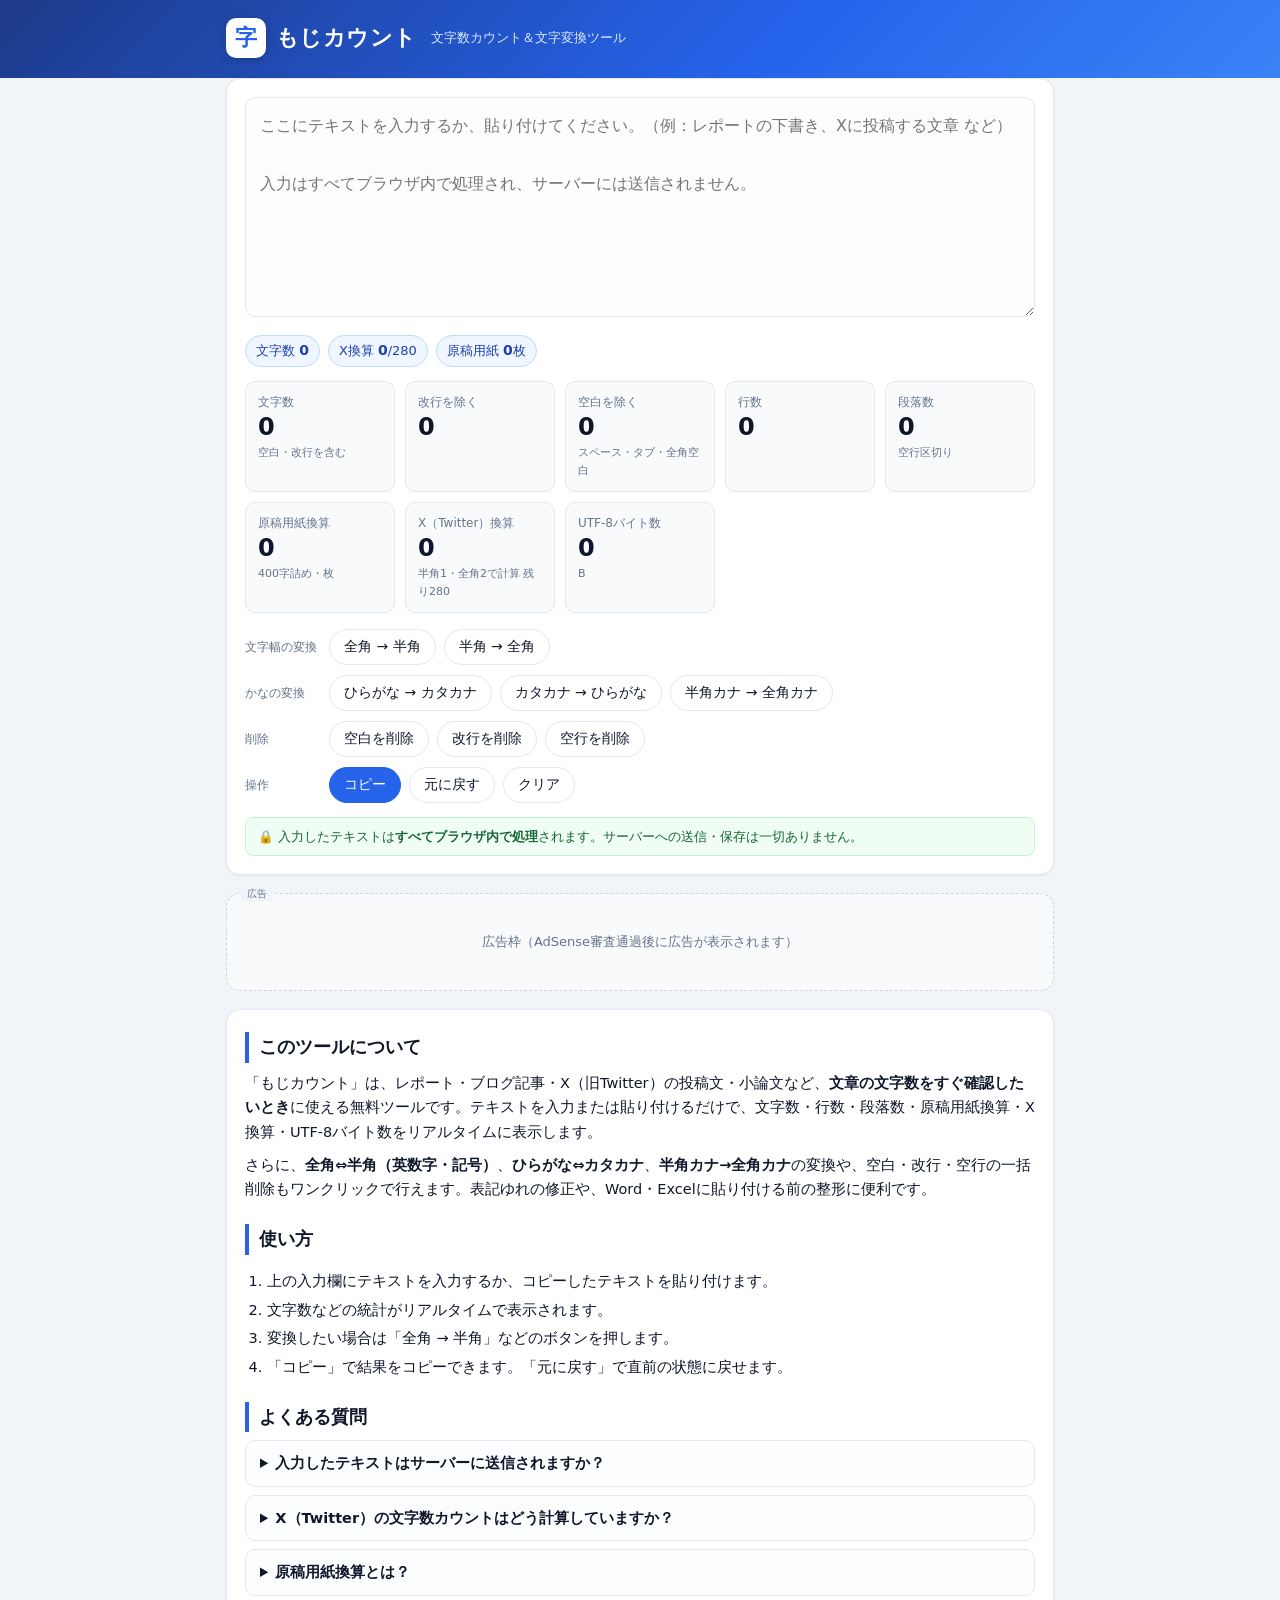
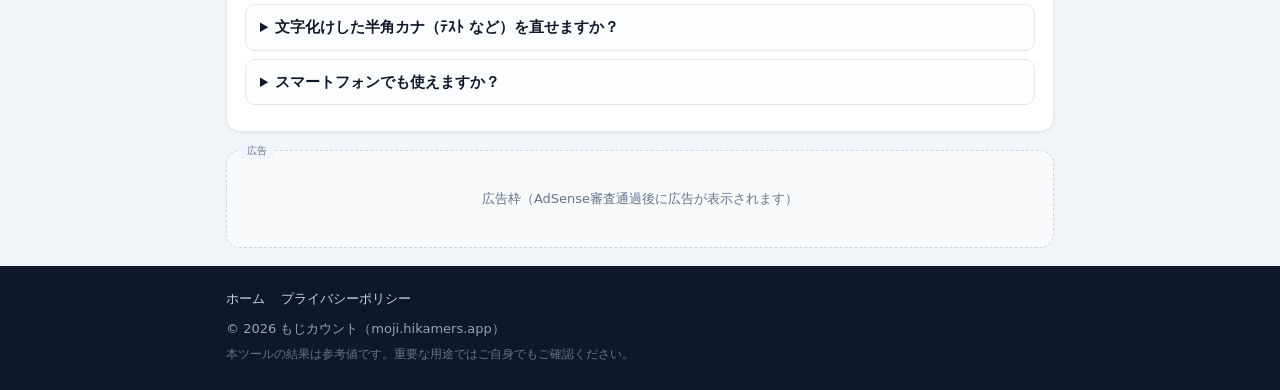
<file: site/index.html>
<!DOCTYPE html>
<html lang="ja">
<head>
<meta charset="utf-8">
<meta name="viewport" content="width=device-width, initial-scale=1">
<title>文字数カウント＆文字変換ツール - もじカウント｜moji.hikamers.app</title>
<meta name="description" content="テキストを貼り付けるだけで文字数・行数・改行・空白を除いた文字数・原稿用紙換算・X（Twitter）換算をリアルタイム表示。全角⇔半角、ひらがな⇔カタカナ、半角カナの変換もワンクリック。すべてブラウザ内で完結し、テキストはサーバーに送信されません。">
<link rel="canonical" href="https://moji.hikamers.app/">
<meta property="og:type" content="website">
<meta property="og:site_name" content="もじカウント">
<meta property="og:title" content="文字数カウント＆文字変換ツール - もじカウント">
<meta property="og:description" content="貼り付けるだけ。文字数・行数・原稿用紙換算・X（Twitter）換算をリアルタイム表示。全角⇔半角・ひらがな⇔カタカナ変換もワンクリック。テキストは送信されません。">
<meta property="og:url" content="https://moji.hikamers.app/">
<meta property="og:image" content="https://moji.hikamers.app/ogp.png">
<meta property="og:image:width" content="1200">
<meta property="og:image:height" content="630">
<meta property="og:locale" content="ja_JP">
<meta name="twitter:card" content="summary_large_image">
<meta name="twitter:title" content="文字数カウント＆文字変換ツール - もじカウント">
<meta name="twitter:description" content="貼り付けるだけ。文字数・原稿用紙・X換算をリアルタイム表示。全角⇔半角・かな変換もワンクリック。">
<meta name="twitter:image" content="https://moji.hikamers.app/ogp.png">
<meta name="theme-color" content="#2563eb">
<link rel="icon" href="favicon.svg" type="image/svg+xml">
<link rel="icon" href="favicon-512.png" type="image/png" sizes="512x512">
<link rel="apple-touch-icon" href="apple-touch-icon.png">
<link rel="stylesheet" href="style.css">
<script type="application/ld+json">
{
  "@context": "https://schema.org",
  "@graph": [
    {
      "@type": "WebApplication",
      "name": "もじカウント",
      "url": "https://moji.hikamers.app/",
      "applicationCategory": "UtilitiesApplication",
      "operatingSystem": "Web",
      "browserRequirements": "JavaScript有効のブラウザ",
      "description": "文字数カウント・全角半角変換・ひらがなカタカナ変換をブラウザ内で完結して行える無料ツール。",
      "offers": {"@type": "Offer", "price": "0", "priceCurrency": "JPY"},
      "inLanguage": "ja"
    },
    {
      "@type": "FAQPage",
      "mainEntity": [
        {"@type": "Question", "name": "入力したテキストはサーバーに送信されますか？", "acceptedAnswer": {"@type": "Answer", "text": "いいえ。文字数カウントも文字変換も、すべてお使いのブラウザ内（JavaScript）で処理されます。入力したテキストがどこかに送信・保存されることはありません。"}},
        {"@type": "Question", "name": "X（Twitter）の文字数カウントはどう計算していますか？", "acceptedAnswer": {"@type": "Answer", "text": "Xの投稿の仕様に合わせ、半角文字を1、全角文字（日本語など）を2として重み付けした「換算値」で計算しています。上限は280です。実際のXの判定とほぼ一致しますが、絵文字など一部で1〜2文字の差が出ることがあります。"}},
        {"@type": "Question", "name": "原稿用紙換算とは？", "acceptedAnswer": {"@type": "Answer", "text": "400字詰め原稿用紙に換算して何枚分かを表示します。レポートや小論文の字数チェックに便利です。"}},
        {"@type": "Question", "name": "どんな文字変換ができますか？", "acceptedAnswer": {"@type": "Answer", "text": "全角⇔半角（英数字・記号）、ひらがな⇔カタカナ、半角カナ→全角カナの変換のほか、空白・改行の一括削除ができます。"}},
        {"@type": "Question", "name": "スマートフォンでも使えますか？", "acceptedAnswer": {"@type": "Answer", "text": "はい。スマートフォン・タブレットの表示に最適化したレスポンシブ対応です。インストール不要でブラウザだけで使えます。"}}
      ]
    }
  ]
}
</script>
</head>
<body>
<header class="site-header">
  <div class="wrap header-inner">
    <a class="logo" href="/">
      <span class="logo-mark" aria-hidden="true">字</span>
      <span class="logo-text">もじカウント</span>
    </a>
    <p class="tagline">文字数カウント＆文字変換ツール</p>
  </div>
</header>

<main class="wrap">
  <section class="card tool-card" aria-label="文字数カウントツール">
    <div class="tool-top">
      <label class="sr-only" for="input">カウントするテキスト</label>
      <textarea id="input" placeholder="ここにテキストを入力するか、貼り付けてください。（例：レポートの下書き、Xに投稿する文章 など）&#10;&#10;入力はすべてブラウザ内で処理され、サーバーには送信されません。"></textarea>
      <div class="statusbar" aria-live="polite">
        <span id="in-chars" class="stat-pill">文字数 <b>0</b></span>
        <span id="in-x" class="stat-pill">X換算 <b>0</b>/280</span>
        <span id="in-paper" class="stat-pill">原稿用紙 <b>0</b>枚</span>
      </div>
    </div>

    <div class="stats" role="list">
      <div class="stat" role="listitem"><span class="stat-label">文字数</span><span class="stat-value" id="c-total">0</span><span class="stat-note">空白・改行を含む</span></div>
      <div class="stat" role="listitem"><span class="stat-label">改行を除く</span><span class="stat-value" id="c-no-newline">0</span><span class="stat-note"></span></div>
      <div class="stat" role="listitem"><span class="stat-label">空白を除く</span><span class="stat-value" id="c-no-space">0</span><span class="stat-note">スペース・タブ・全角空白</span></div>
      <div class="stat" role="listitem"><span class="stat-label">行数</span><span class="stat-value" id="c-lines">0</span><span class="stat-note"></span></div>
      <div class="stat" role="listitem"><span class="stat-label">段落数</span><span class="stat-value" id="c-paragraphs">0</span><span class="stat-note">空行区切り</span></div>
      <div class="stat" role="listitem"><span class="stat-label">原稿用紙換算</span><span class="stat-value" id="c-paper">0</span><span class="stat-note">400字詰め・枚</span></div>
      <div class="stat" role="listitem"><span class="stat-label">X（Twitter）換算</span><span class="stat-value" id="c-x">0</span><span class="stat-note">半角1・全角2で計算 残り<span id="c-x-left">280</span></span></div>
      <div class="stat" role="listitem"><span class="stat-label">UTF-8バイト数</span><span class="stat-value" id="c-bytes">0</span><span class="stat-note">B</span></div>
    </div>

    <div class="actions">
      <div class="action-group">
        <span class="group-label">文字幅の変換</span>
        <button type="button" data-act="zen2han">全角 → 半角</button>
        <button type="button" data-act="han2zen">半角 → 全角</button>
      </div>
      <div class="action-group">
        <span class="group-label">かなの変換</span>
        <button type="button" data-act="hira2kata">ひらがな → カタカナ</button>
        <button type="button" data-act="kata2hira">カタカナ → ひらがな</button>
        <button type="button" data-act="hankaku-kana">半角カナ → 全角カナ</button>
      </div>
      <div class="action-group">
        <span class="group-label">削除</span>
        <button type="button" data-act="del-space">空白を削除</button>
        <button type="button" data-act="del-newline">改行を削除</button>
        <button type="button" data-act="del-blankline">空行を削除</button>
      </div>
      <div class="action-group">
        <span class="group-label">操作</span>
        <button type="button" data-act="copy" class="primary">コピー</button>
        <button type="button" data-act="undo">元に戻す</button>
        <button type="button" data-act="clear">クリア</button>
      </div>
    </div>
    <p class="trust-note">🔒 入力したテキストは<strong>すべてブラウザ内で処理</strong>されます。サーバーへの送信・保存は一切ありません。</p>
  </section>

  <!-- ===== 広告枠①（ツール下）: AdSense承認後、下のdivを広告タグに置き換え ===== -->
  <div class="ad-slot" aria-label="広告枠">
    <span class="ad-label">広告</span>
    <div class="ad-body">広告枠（AdSense審査通過後に広告が表示されます）</div>
  </div>

  <section class="card prose">
    <h2>このツールについて</h2>
    <p>「もじカウント」は、レポート・ブログ記事・X（旧Twitter）の投稿文・小論文など、<strong>文章の文字数をすぐ確認したいとき</strong>に使える無料ツールです。テキストを入力または貼り付けるだけで、文字数・行数・段落数・原稿用紙換算・X換算・UTF-8バイト数をリアルタイムに表示します。</p>
    <p>さらに、<strong>全角⇔半角（英数字・記号）</strong>、<strong>ひらがな⇔カタカナ</strong>、<strong>半角カナ→全角カナ</strong>の変換や、空白・改行・空行の一括削除もワンクリックで行えます。表記ゆれの修正や、Word・Excelに貼り付ける前の整形に便利です。</p>
    <h2>使い方</h2>
    <ol>
      <li>上の入力欄にテキストを入力するか、コピーしたテキストを貼り付けます。</li>
      <li>文字数などの統計がリアルタイムで表示されます。</li>
      <li>変換したい場合は「全角 → 半角」などのボタンを押します。</li>
      <li>「コピー」で結果をコピーできます。「元に戻す」で直前の状態に戻せます。</li>
    </ol>
    <h2>よくある質問</h2>
    <details><summary>入力したテキストはサーバーに送信されますか？</summary><p>いいえ。文字数カウントも文字変換も、すべてお使いのブラウザ内（JavaScript）で処理されます。入力したテキストがどこかに送信・保存されることはありません。</p></details>
    <details><summary>X（Twitter）の文字数カウントはどう計算していますか？</summary><p>Xの投稿仕様に合わせ、半角文字を1、全角文字（日本語など）を2として重み付けした「換算値」で計算しています（上限280）。絵文字など一部の文字で実際と1〜2程度の差が出ることがあります。</p></details>
    <details><summary>原稿用紙換算とは？</summary><p>400字詰め原稿用紙に換算して何枚分かを表示します。レポートや小論文の字数チェックに便利です。</p></details>
    <details><summary>文字化けした半角カナ（ﾃｽﾄ など）を直せますか？</summary><p>はい。「半角カナ → 全角カナ」ボタンで「ﾃｽﾄ」を「テスト」に変換できます。濁点付き（ｶﾞ→ガ など）にも対応しています。</p></details>
    <details><summary>スマートフォンでも使えますか？</summary><p>はい。スマートフォン・タブレットの表示に最適化したレスポンシブ対応です。インストール不要でブラウザだけで使えます。</p></details>
  </section>

  <!-- ===== 広告枠②（FAQ下）: AdSense承認後、下のdivを広告タグに置き換え ===== -->
  <div class="ad-slot" aria-label="広告枠">
    <span class="ad-label">広告</span>
    <div class="ad-body">広告枠（AdSense審査通過後に広告が表示されます）</div>
  </div>
</main>

<footer class="site-footer">
  <div class="wrap">
    <nav aria-label="フッターナビ">
      <a href="/">ホーム</a>
      <a href="privacy.html">プライバシーポリシー</a>
    </nav>
    <p>© 2026 もじカウント（moji.hikamers.app）</p>
    <p class="foot-note">本ツールの結果は参考値です。重要な用途ではご自身でもご確認ください。</p>
  </div>
</footer>

<div id="toast" class="toast" role="status" aria-live="polite"></div>
<script src="app.js"></script>
</body>
</html>
</file>
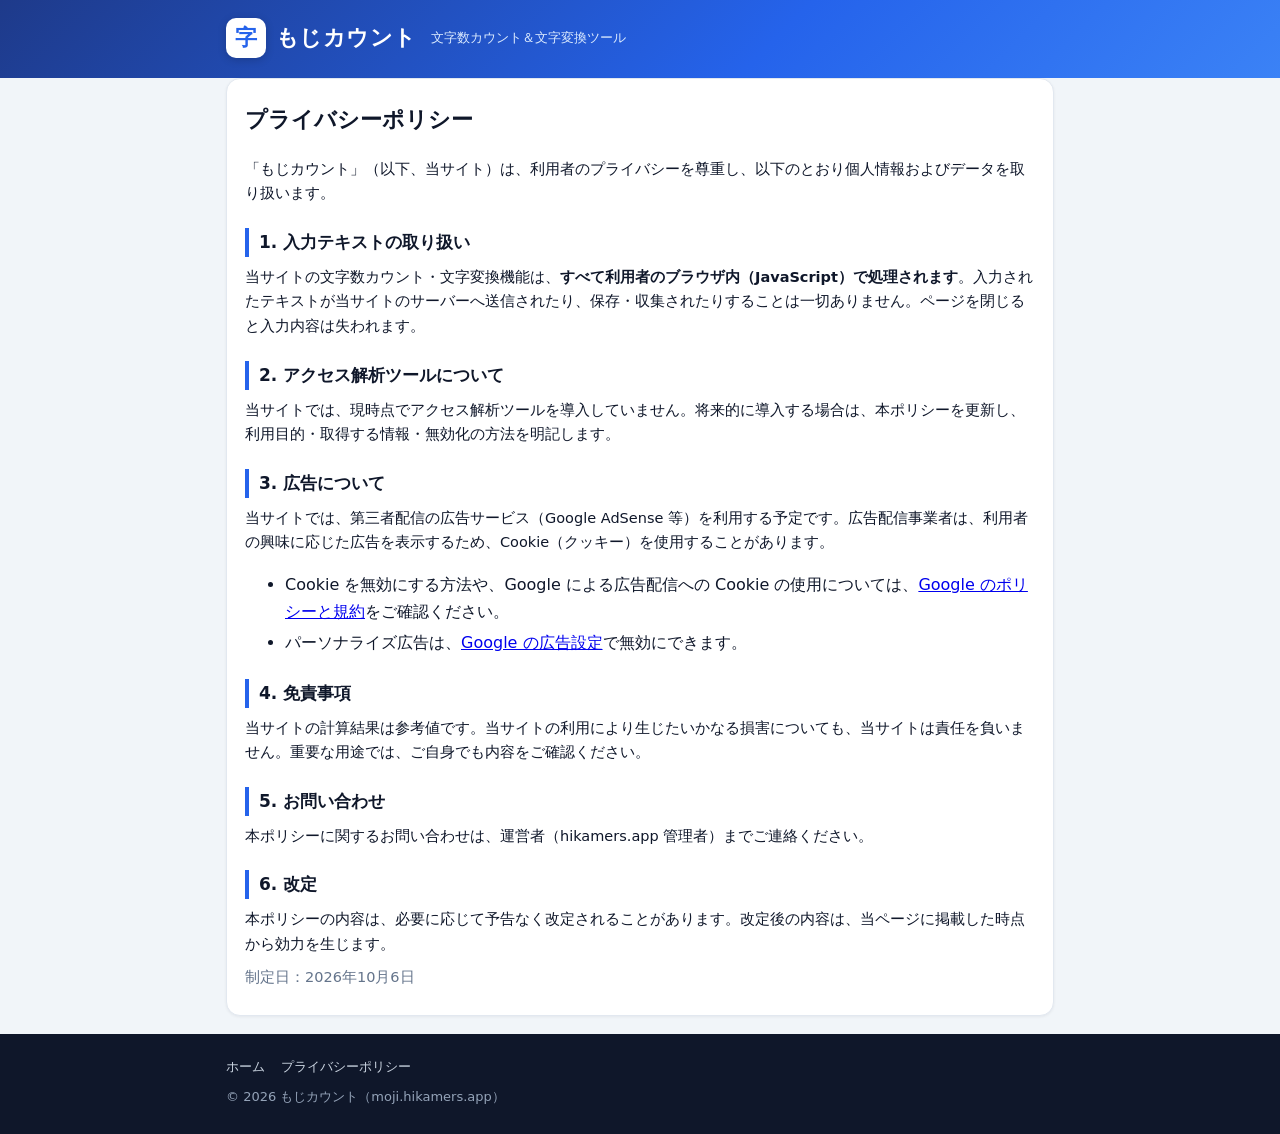
<file: site/privacy.html>
<!DOCTYPE html>
<html lang="ja">
<head>
<meta charset="utf-8">
<meta name="viewport" content="width=device-width, initial-scale=1">
<title>プライバシーポリシー - もじカウント</title>
<meta name="description" content="もじカウント（moji.hikamers.app）のプライバシーポリシーです。入力テキストの取り扱い、広告・アクセス解析について記載しています。">
<link rel="canonical" href="https://moji.hikamers.app/privacy.html">
<meta name="robots" content="index,follow">
<link rel="icon" href="favicon.svg" type="image/svg+xml">
<link rel="icon" href="favicon-512.png" type="image/png" sizes="512x512">
<link rel="apple-touch-icon" href="apple-touch-icon.png">
<link rel="stylesheet" href="style.css">
</head>
<body>
<header class="site-header">
  <div class="wrap header-inner">
    <a class="logo" href="/">
      <span class="logo-mark" aria-hidden="true">字</span>
      <span class="logo-text">もじカウント</span>
    </a>
    <p class="tagline">文字数カウント＆文字変換ツール</p>
  </div>
</header>

<main class="wrap">
  <section class="card prose privacy">
    <h1>プライバシーポリシー</h1>
    <p>「もじカウント」（以下、当サイト）は、利用者のプライバシーを尊重し、以下のとおり個人情報およびデータを取り扱います。</p>

    <h2>1. 入力テキストの取り扱い</h2>
    <p>当サイトの文字数カウント・文字変換機能は、<strong>すべて利用者のブラウザ内（JavaScript）で処理されます</strong>。入力されたテキストが当サイトのサーバーへ送信されたり、保存・収集されたりすることは一切ありません。ページを閉じると入力内容は失われます。</p>

    <h2>2. アクセス解析ツールについて</h2>
    <p>当サイトでは、現時点でアクセス解析ツールを導入していません。将来的に導入する場合は、本ポリシーを更新し、利用目的・取得する情報・無効化の方法を明記します。</p>

    <h2>3. 広告について</h2>
    <p>当サイトでは、第三者配信の広告サービス（Google AdSense 等）を利用する予定です。広告配信事業者は、利用者の興味に応じた広告を表示するため、Cookie（クッキー）を使用することがあります。</p>
    <ul>
      <li>Cookie を無効にする方法や、Google による広告配信への Cookie の使用については、<a href="https://policies.google.com/technologies/ads?hl=ja" rel="noopener nofollow" target="_blank">Google のポリシーと規約</a>をご確認ください。</li>
      <li>パーソナライズ広告は、<a href="https://adssettings.google.com/?hl=ja" rel="noopener nofollow" target="_blank">Google の広告設定</a>で無効にできます。</li>
    </ul>

    <h2>4. 免責事項</h2>
    <p>当サイトの計算結果は参考値です。当サイトの利用により生じたいかなる損害についても、当サイトは責任を負いません。重要な用途では、ご自身でも内容をご確認ください。</p>

    <h2>5. お問い合わせ</h2>
    <p>本ポリシーに関するお問い合わせは、運営者（hikamers.app 管理者）までご連絡ください。</p>

    <h2>6. 改定</h2>
    <p>本ポリシーの内容は、必要に応じて予告なく改定されることがあります。改定後の内容は、当ページに掲載した時点から効力を生じます。</p>

    <p class="foot-note">制定日：2026年10月6日</p>
  </section>
</main>

<footer class="site-footer">
  <div class="wrap">
    <nav aria-label="フッターナビ">
      <a href="/">ホーム</a>
      <a href="privacy.html">プライバシーポリシー</a>
    </nav>
    <p>© 2026 もじカウント（moji.hikamers.app）</p>
  </div>
</footer>
</body>
</html>
</file>
<file: site/style.css>
/* もじカウント - style.css */
:root {
  --bg: #f1f5f9;
  --card: #ffffff;
  --text: #0f172a;
  --muted: #64748b;
  --line: #e2e8f0;
  --accent: #2563eb;
  --accent-dark: #1d4ed8;
  --accent-soft: #eff6ff;
  --danger: #dc2626;
  --radius: 14px;
}

* { box-sizing: border-box; }

html { -webkit-text-size-adjust: 100%; }

body {
  margin: 0;
  font-family: "Hiragino Kaku Gothic ProN", "Hiragino Sans", "Noto Sans JP", "Yu Gothic UI", Meiryo, system-ui, sans-serif;
  background: var(--bg);
  color: var(--text);
  line-height: 1.7;
}

.wrap { max-width: 860px; margin: 0 auto; padding: 0 16px; }

.sr-only {
  position: absolute; width: 1px; height: 1px;
  margin: -1px; padding: 0; overflow: hidden;
  clip: rect(0 0 0 0); border: 0;
}

/* ---------- ヘッダー ---------- */
.site-header {
  background: linear-gradient(135deg, #1e3a8a 0%, #2563eb 60%, #3b82f6 100%);
  color: #fff;
  padding: 18px 0 20px;
}
.header-inner { display: flex; align-items: center; flex-wrap: wrap; gap: 6px 14px; }
.logo {
  display: inline-flex; align-items: center; gap: 10px;
  color: #fff; text-decoration: none;
}
.logo-mark {
  display: inline-flex; align-items: center; justify-content: center;
  width: 40px; height: 40px;
  background: #fff; color: var(--accent);
  font-weight: 700; font-size: 22px;
  border-radius: 10px;
  box-shadow: 0 2px 8px rgba(0,0,0,.18);
}
.logo-text { font-size: 22px; font-weight: 700; letter-spacing: .02em; }
.tagline { margin: 0; font-size: 13px; color: #dbeafe; }

/* ---------- カード ---------- */
main { padding-top: 20px; padding-bottom: 8px; }
.card {
  background: var(--card);
  border: 1px solid var(--line);
  border-radius: var(--radius);
  padding: 18px;
  box-shadow: 0 1px 3px rgba(15,23,42,.06);
  margin-bottom: 18px;
}

/* ---------- ツール ---------- */
textarea {
  width: 100%;
  min-height: 220px;
  resize: vertical;
  padding: 14px;
  font-size: 16px;
  font-family: inherit;
  line-height: 1.8;
  color: var(--text);
  background: #fbfdff;
  border: 1.5px solid var(--line);
  border-radius: 10px;
  outline: none;
}
textarea:focus { border-color: var(--accent); box-shadow: 0 0 0 3px rgba(37,99,235,.15); }

.statusbar {
  display: flex; flex-wrap: wrap; gap: 8px;
  margin-top: 10px;
}
.stat-pill {
  font-size: 13px;
  background: var(--accent-soft);
  color: #1e40af;
  border: 1px solid #bfdbfe;
  padding: 3px 10px;
  border-radius: 999px;
}
.stat-pill b { font-size: 14px; }
.stat-pill.over { background: #fef2f2; border-color: #fecaca; color: var(--danger); }

/* ---------- 統計グリッド ---------- */
.stats {
  display: grid;
  grid-template-columns: repeat(auto-fill, minmax(150px, 1fr));
  gap: 10px;
  margin-top: 14px;
}
.stat {
  background: #f8fafc;
  border: 1px solid var(--line);
  border-radius: 10px;
  padding: 10px 12px;
  display: flex; flex-direction: column;
}
.stat-label { font-size: 12px; color: var(--muted); }
.stat-value { font-size: 24px; font-weight: 700; line-height: 1.3; }
.stat-value.over { color: var(--danger); }
.stat-note { font-size: 11px; color: var(--muted); }

/* ---------- ボタン ---------- */
.actions { margin-top: 16px; display: flex; flex-direction: column; gap: 10px; }
.action-group { display: flex; flex-wrap: wrap; align-items: center; gap: 8px; }
.group-label {
  font-size: 12px; color: var(--muted);
  min-width: 76px;
}
button {
  font-family: inherit;
  font-size: 14px;
  padding: 8px 14px;
  border-radius: 999px;
  border: 1.5px solid var(--line);
  background: #fff;
  color: var(--text);
  cursor: pointer;
  transition: background .12s, border-color .12s, transform .05s;
}
button:hover { background: var(--accent-soft); border-color: #bfdbfe; }
button:active { transform: scale(.97); }
button.primary {
  background: var(--accent); border-color: var(--accent); color: #fff;
}
button.primary:hover { background: var(--accent-dark); }

.trust-note {
  margin: 14px 0 0;
  font-size: 12.5px;
  color: #166534;
  background: #f0fdf4;
  border: 1px solid #bbf7d0;
  border-radius: 8px;
  padding: 8px 12px;
}

/* ---------- 広告枠 ---------- */
.ad-slot {
  position: relative;
  border: 1.5px dashed #cbd5e1;
  border-radius: var(--radius);
  background: #f8fafc;
  margin-bottom: 18px;
  padding: 18px 14px;
  text-align: center;
}
.ad-label {
  position: absolute; top: -9px; left: 14px;
  font-size: 10px; color: var(--muted);
  background: var(--bg);
  padding: 0 6px;
}
.ad-body { font-size: 13px; color: var(--muted); min-height: 60px; display: flex; align-items: center; justify-content: center; }

/* ---------- 説明セクション ---------- */
.prose h2 {
  font-size: 18px;
  margin: 22px 0 8px;
  padding-left: 10px;
  border-left: 4px solid var(--accent);
}
.prose h2:first-child { margin-top: 4px; }
.prose p { margin: 8px 0; font-size: 14.5px; }
.prose ol { padding-left: 22px; font-size: 14.5px; }
.prose li { margin: 4px 0; }
.prose details {
  border: 1px solid var(--line);
  border-radius: 10px;
  padding: 10px 14px;
  margin: 8px 0;
  font-size: 14.5px;
  background: #fbfdff;
}
.prose summary { cursor: pointer; font-weight: 600; }
.prose details p { margin: 8px 0 2px; color: #334155; }

/* ---------- フッター ---------- */
.site-footer {
  background: #0f172a;
  color: #94a3b8;
  padding: 22px 0;
  font-size: 13px;
  margin-top: 10px;
}
.site-footer nav { display: flex; gap: 16px; margin-bottom: 8px; flex-wrap: wrap; }
.site-footer a { color: #cbd5e1; text-decoration: none; }
.site-footer a:hover { text-decoration: underline; }
.site-footer p { margin: 4px 0; }
.foot-note { font-size: 11.5px; color: #64748b; }

/* ---------- トースト ---------- */
.toast {
  position: fixed;
  left: 50%; bottom: 24px;
  transform: translateX(-50%) translateY(16px);
  background: #0f172a;
  color: #fff;
  font-size: 13.5px;
  padding: 9px 18px;
  border-radius: 999px;
  opacity: 0;
  pointer-events: none;
  transition: opacity .2s, transform .2s;
  z-index: 50;
  max-width: 90vw;
  white-space: nowrap;
  overflow: hidden;
  text-overflow: ellipsis;
}
.toast.show { opacity: 1; transform: translateX(-50%) translateY(0); }

/* ---------- レスポンシブ ---------- */
@media (max-width: 560px) {
  .logo-text { font-size: 19px; }
  .tagline { font-size: 12px; }
  textarea { min-height: 170px; font-size: 16px; }
  .stat-value { font-size: 21px; }
  .stats { grid-template-columns: repeat(2, 1fr); }
  .group-label { min-width: 100%; }
  .card { padding: 14px; }
}

/* ---------- プライバシーページ ---------- */
.privacy h2 { font-size: 17px; }
.privacy h1 { font-size: 22px; margin-top: 4px; }
</file>
